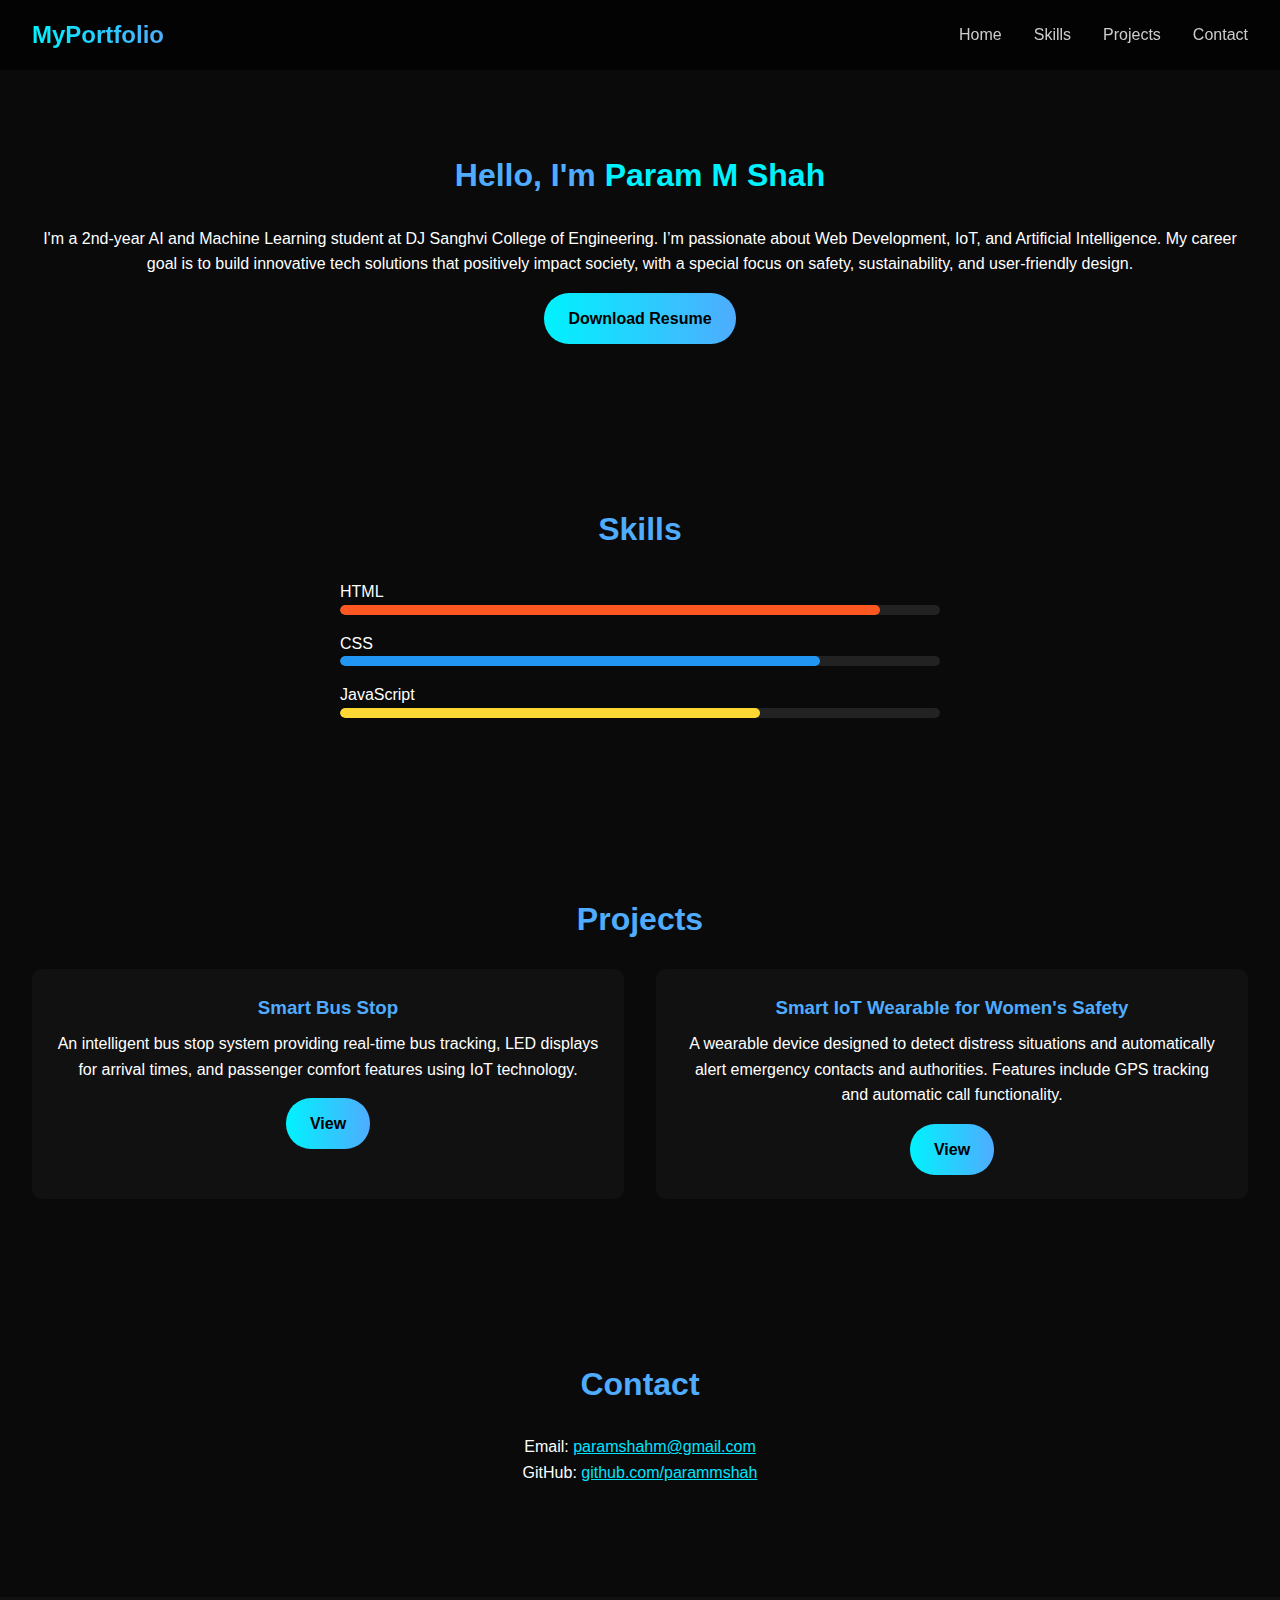
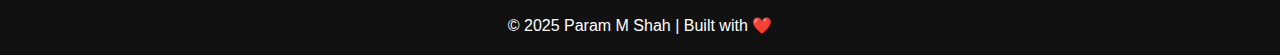
<file: portfolio/index.html>
<!DOCTYPE html>
<html lang="en">
<head>
  <meta charset="UTF-8" />
  <meta name="viewport" content="width=device-width, initial-scale=1.0"/>
  <title>My Portfolio</title>
  <link rel="stylesheet" href="style.css"/>
</head>
<body>
  <!-- Header -->
  <header class="navbar">
    <h1 class="logo">MyPortfolio</h1>
    <nav>
      <ul class="nav-links">
        <li><a href="#home">Home</a></li>
        <li><a href="#skills">Skills</a></li>
        <li><a href="#projects">Projects</a></li>
        <li><a href="#contact">Contact</a></li>
      </ul>
    </nav>
  </header>

  <!-- Home/About -->
  <section id="home" class="section home">
    <h2>Hello, I'm <span class="highlight">Param M Shah</span></h2>
    <p>I'm a 2nd-year AI and Machine Learning student at DJ Sanghvi College of Engineering.  
      I’m passionate about Web Development, IoT, and Artificial Intelligence.  
      My career goal is to build innovative tech solutions that positively impact society,  
      with a special focus on safety, sustainability, and user-friendly design.</p>
    <a href="Param resume.pdf" class="btn">Download Resume</a>
  </section>

  <!-- Skills -->
  <section id="skills" class="section">
    <h2>Skills</h2>
    <div class="skills-container">
      <div class="skill">
        <p>HTML</p>
        <div class="progress"><div class="progress-bar html"></div></div>
      </div>
      <div class="skill">
        <p>CSS</p>
        <div class="progress"><div class="progress-bar css"></div></div>
      </div>
      <div class="skill">
        <p>JavaScript</p>
        <div class="progress"><div class="progress-bar js"></div></div>
      </div>
    </div>
  </section>

  <!-- Projects -->
  <section id="projects" class="section">
    <h2>Projects</h2>
    <div id="projects-container" class="projects-container"></div>
  </section>

  <!-- Contact -->
  <section id="contact" class="section contact">
    <h2>Contact</h2>
    <p>Email: <a href="mailto:paramshahm@gmail.com">paramshahm@gmail.com</a></p>
    <p>GitHub: <a href="https://github.com/parammshah" target="_blank">github.com/parammshah</a></p>
  </section>

  <!-- Footer -->
  <footer>
    <p>© 2025 Param M Shah | Built with ❤️</p>
  </footer>

  <script src="app.js"></script>
</body>
</html>
</file>
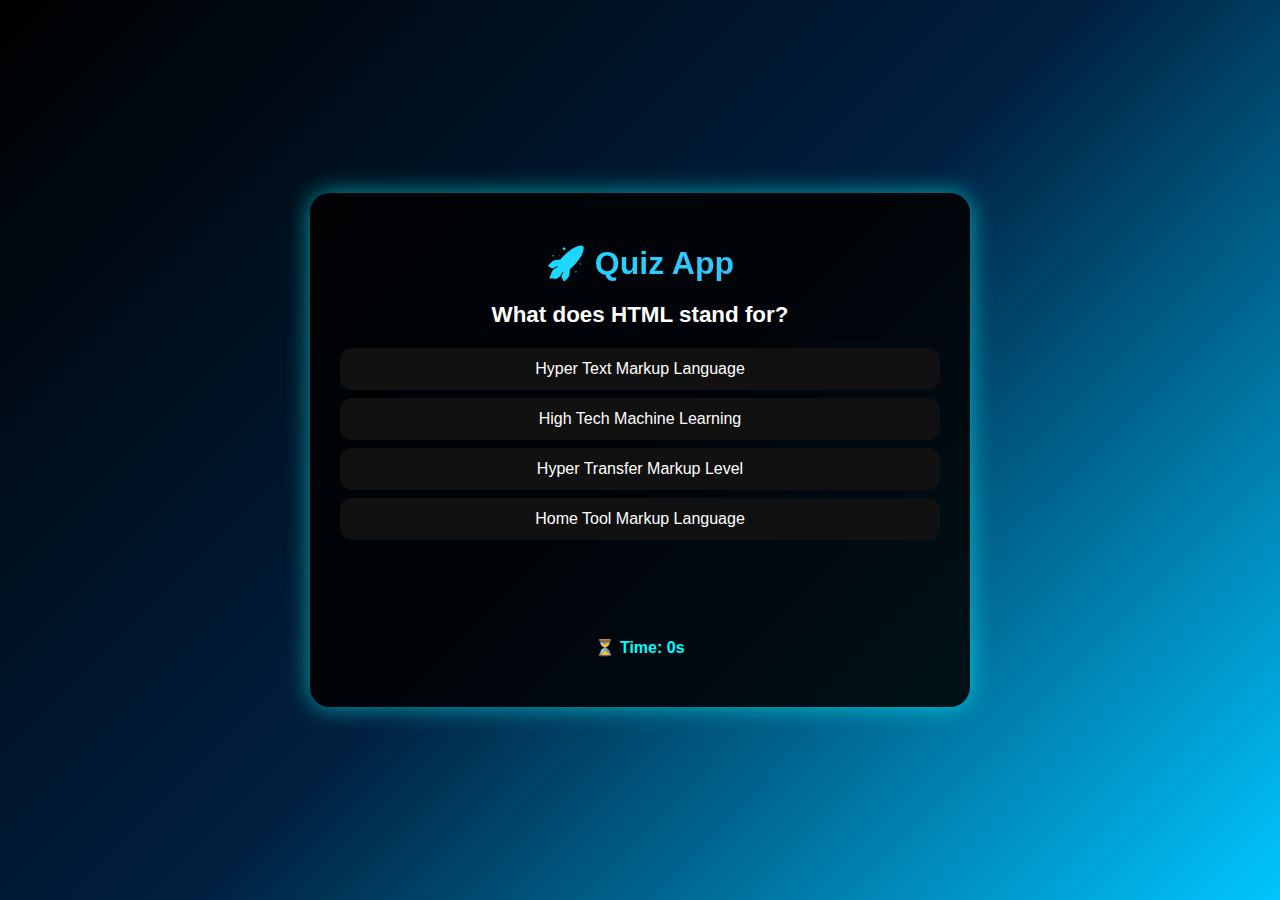
<file: quiz-app/index.html>
<!DOCTYPE html>
<html lang="en">
<head>
  <meta charset="UTF-8" />
  <meta name="viewport" content="width=device-width, initial-scale=1.0" />
  <title>Quiz App</title>
  <link rel="stylesheet" href="style.css" />
</head>
<body>
  <div class="quiz-container">
    <h1>🚀 Quiz App</h1>
    <div id="quiz">
      <div id="question-container">
        <h2 id="question"></h2>
        <div id="options"></div>
      </div>
      <div id="feedback"></div>
      <div class="controls">
        <button id="next-btn" class="hidden">Next Question ➡️</button>
        <button id="restart-btn" class="hidden">🔄 Restart Quiz</button>
      </div>
      <div id="timer">⏳ Time: 0s</div>
      <div id="score-container" class="hidden"></div>
      <div id="leaderboard" class="hidden"></div>
    </div>
  </div>
  <script src="questions.js"></script>
  <script src="script.js"></script>
</body>
</html>
</file>
<file: quiz-app/style.css>
/* Background with djscodeai.in inspired theme */
body {
  margin: 0;
  font-family: "Segoe UI", Tahoma, Geneva, Verdana, sans-serif;
  background: linear-gradient(135deg, #000000, #001f3f, #00c6ff);
  color: #ffffff;
  min-height: 100vh;
  display: flex;
  justify-content: center;
  align-items: center;
}

.quiz-container {
  background: rgba(0, 0, 0, 0.85);
  border-radius: 20px;
  padding: 30px;
  max-width: 600px;
  width: 90%;
  box-shadow: 0 0 25px rgba(0, 255, 255, 0.6);
  text-align: center;
}

h1 {
  background: linear-gradient(90deg, #00f2fe, #4facfe);
  -webkit-background-clip: text;
  background-clip: text;
  color: transparent;
  margin-bottom: 20px;
}

#question {
  font-size: 1.4rem;
  margin-bottom: 20px;
}

#options button {
  display: block;
  width: 100%;
  margin: 8px 0;
  padding: 12px;
  border: none;
  border-radius: 12px;
  background: #111;
  color: #fff;
  font-size: 1rem;
  cursor: pointer;
  transition: 0.3s;
}

#options button:hover {
  background: #222;
  box-shadow: 0 0 12px cyan;
}

.feedback-correct {
  color: #00ffcc;
  font-weight: bold;
}
.feedback-incorrect {
  color: #ff4f4f;
  font-weight: bold;
}

.controls {
  margin-top: 20px;
}

#next-btn, #restart-btn {
  background: linear-gradient(to right, #00f2fe, #4facfe);
  border: none;
  padding: 12px 20px;
  border-radius: 12px;
  cursor: pointer;
  font-weight: bold;
  font-size: 1rem;
  margin: 10px;
  color: #000;
  box-shadow: 0 0 12px rgba(0, 255, 255, 0.6);
  opacity: 0;
}

#next-btn:hover, #restart-btn:hover {
  transform: translateY(-2px);
  box-shadow: 0 0 20px rgba(0, 255, 255, 0.8);
}

.fade-in-btn {
  animation: fadeInButton 0.5s ease forwards;
}
@keyframes fadeInButton {
  from { opacity: 0; transform: translateY(10px); }
  to { opacity: 1; transform: translateY(0); }
}

#timer {
  margin-top: 15px;
  font-weight: bold;
  color: #00ffff;
}

#score-container {
  font-size: 1.2rem;
  margin-top: 20px;
  font-weight: bold;
}

#leaderboard {
  margin-top: 20px;
  text-align: left;
}
#leaderboard h3 {
  margin-bottom: 10px;
  color: cyan;
}
#leaderboard ul {
  list-style: none;
  padding: 0;
}
#leaderboard li {
  background: #111;
  padding: 8px;
  border-radius: 8px;
  margin: 5px 0;
}
</file>
<file: portfolio/style.css>
/* General Reset */
* {
  margin: 0;
  padding: 0;
  box-sizing: border-box;
}

body {
  font-family: "Poppins", sans-serif;
  background: #0a0a0a;
  color: #fff;
  line-height: 1.6;
}

/* Navbar */
.navbar {
  display: flex;
  justify-content: space-between;
  align-items: center;
  padding: 1rem 2rem;
  background: rgba(0,0,0,0.7);
  position: sticky;
  top: 0;
  z-index: 100;
}

.logo {
  font-size: 1.5rem;
  font-weight: bold;
  background: linear-gradient(90deg, #00f2fe, #4facfe);

  /* For modern browsers */
  background-clip: text;
  -webkit-background-clip: text;

  /* Make text transparent so gradient shows */
  color: transparent;
}

.nav-links {
  list-style: none;
  display: flex;
  gap: 2rem;
}

.nav-links a {
  color: #ccc;
  text-decoration: none;
  transition: 0.3s;
}

.nav-links a:hover {
  color: #00f2fe;
  text-shadow: 0 0 10px #00f2fe;
}

/* Sections */
.section {
  padding: 5rem 2rem;
  text-align: center;
}

.section h2 {
  font-size: 2rem;
  margin-bottom: 1.5rem;
  color: #4facfe;
}

.highlight {
  color: #00f2fe;
}

/* Buttons */
.btn {
  display: inline-block;
  margin-top: 1rem;
  padding: 0.8rem 1.5rem;
  background: linear-gradient(90deg, #00f2fe, #4facfe);
  border: none;
  border-radius: 25px;
  color: #000;
  font-weight: bold;
  text-decoration: none;
  transition: 0.3s;
}

.btn:hover {
  transform: scale(1.05);
  box-shadow: 0 0 15px #00f2fe;
}

/* Skills */
.skills-container {
  max-width: 600px;
  margin: auto;
}

.skill {
  margin-bottom: 1rem;
  text-align: left;
}

.progress {
  background: #222;
  border-radius: 20px;
  overflow: hidden;
  height: 10px;
}

.progress-bar {
  height: 10px;
  border-radius: 20px;
}

.progress-bar.html { width: 90%; background: #ff5722; }
.progress-bar.css { width: 80%; background: #2196f3; }
.progress-bar.js { width: 70%; background: #fdd835; }

/* Projects */
.projects-container {
  display: grid;
  grid-template-columns: repeat(auto-fit, minmax(250px, 1fr));
  gap: 2rem;
}

.project-card {
  background: #111;
  padding: 1.5rem;
  border-radius: 10px;
  transition: transform 0.3s, box-shadow 0.3s;
}

.project-card:hover {
  transform: translateY(-10px);
  box-shadow: 0 0 15px #00f2fe;
}

.project-card h3 {
  color: #4facfe;
  margin-bottom: 0.5rem;
}

/* Footer */
footer {
  text-align: center;
  padding: 1rem;
  background: #111;
  margin-top: 2rem;
}

/* Contact links */
#contact a {
  color: #00e5ff;       /* Light blue */
  font-weight: 500;
  transition: color 0.3s;
}

#contact a:hover {
  color: #4facfe;       /* Slightly darker on hover */
  text-decoration: underline;
}
</file>
